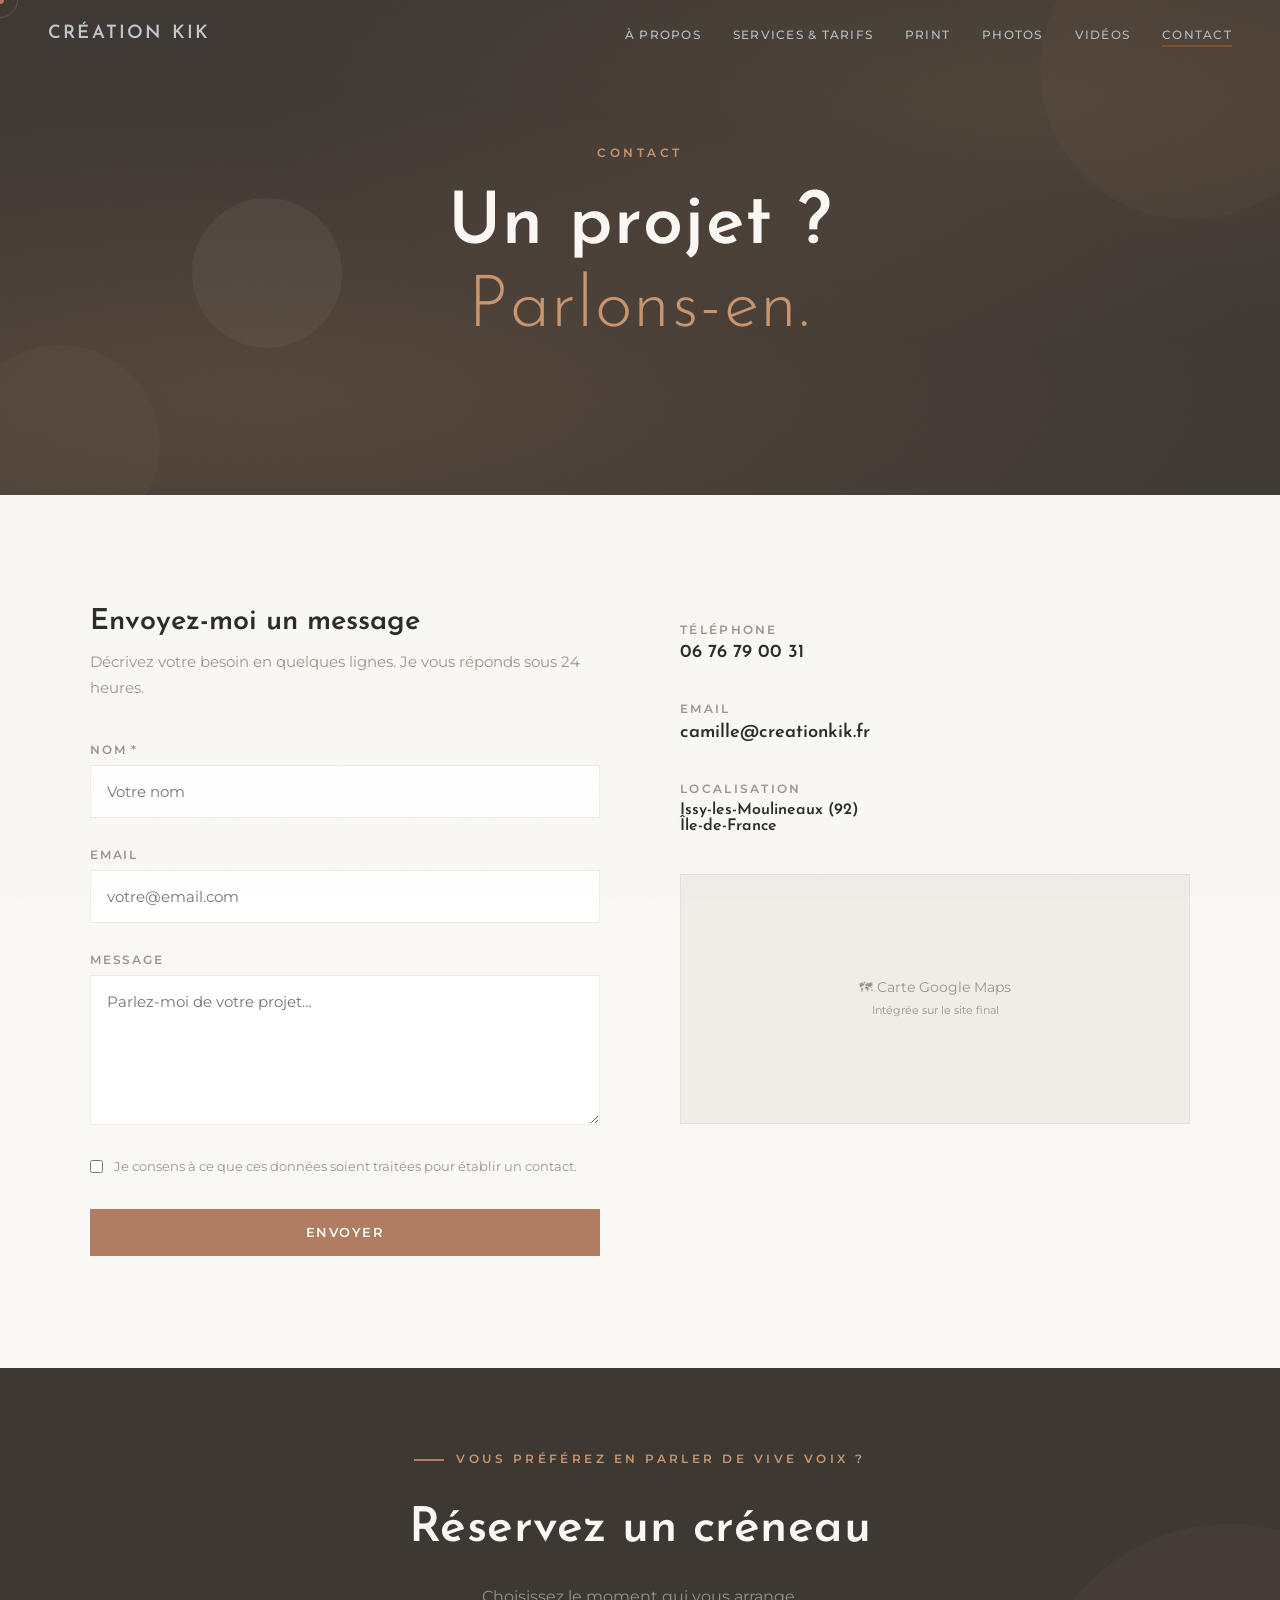
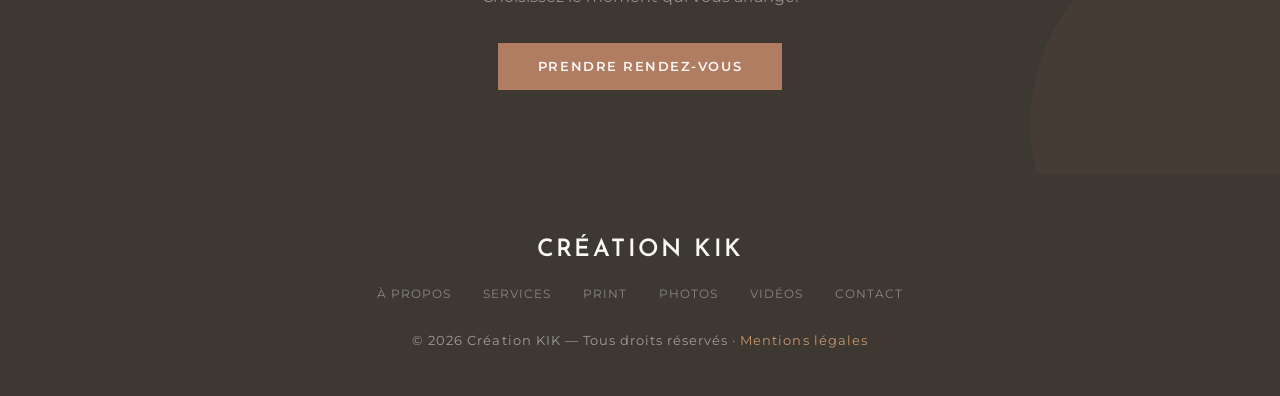
<file: contact.html>
<!DOCTYPE html>
<html lang="fr">
<head>
<meta charset="UTF-8"><meta name="viewport" content="width=device-width, initial-scale=1.0">
<title>Contact — CRÉATION KIK</title>
<link rel="stylesheet" href="styles.css">
<style>
.contact-layout{display:grid;grid-template-columns:1fr 1fr;gap:5rem;max-width:1100px;margin:0 auto}
.contact-form-block h2{font-family:var(--font-display);font-weight:600;font-size:1.8rem;margin-bottom:.8rem}
.contact-form-block>p{font-size:.95rem;line-height:1.75;color:var(--muted);margin-bottom:2.5rem}
.form-group{margin-bottom:1.8rem;position:relative}
.form-group label{display:block;font-size:.75rem;font-weight:600;letter-spacing:.15em;text-transform:uppercase;color:var(--muted);margin-bottom:.5rem;transition:color .3s}
.form-group input,.form-group textarea{width:100%;padding:1rem;border:1.5px solid var(--warm);background:var(--white);font-family:var(--font-body);font-size:.95rem;color:var(--ink);transition:border-color .4s var(--ease-out-expo),box-shadow .4s;outline:none;resize:vertical}
.form-group input:focus,.form-group textarea:focus{border-color:var(--accent);box-shadow:0 4px 20px rgba(176,125,98,.08)}
.form-group input:focus+label,.form-group textarea:focus+label{color:var(--accent)}
.form-group textarea{min-height:150px}
.form-consent{display:flex;gap:.7rem;align-items:flex-start;font-size:.82rem;color:var(--muted);line-height:1.5;margin-bottom:2rem}
.form-consent input[type="checkbox"]{margin-top:3px;accent-color:var(--accent);width:auto}
.btn-submit{width:100%;text-align:center}
.contact-info-block{padding-top:1rem}
.info-item{margin-bottom:2.5rem}
.info-label{font-size:.72rem;font-weight:600;letter-spacing:.2em;text-transform:uppercase;color:var(--muted);margin-bottom:.4rem}
.info-item a,.info-value{font-family:var(--font-display);font-weight:600;font-size:1.15rem;color:var(--ink);text-decoration:none;display:block}
.info-item a{position:relative}
.info-item a::after{content:'';position:absolute;bottom:-2px;left:0;width:100%;height:1.5px;background:var(--accent);transform:scaleX(0);transform-origin:right;transition:transform .5s var(--ease-out-expo)}
.info-item a:hover::after{transform:scaleX(1);transform-origin:left}
.map-placeholder{width:100%;height:250px;background:var(--warm);display:flex;align-items:center;justify-content:center;margin-top:1rem;border:1px solid rgba(0,0,0,.05);transition:background .3s}
.map-placeholder:hover{background:var(--cream)}
.map-placeholder span{font-size:.85rem;color:var(--muted);text-align:center;line-height:1.6}
.rdv-band{background:var(--dark);text-align:center;padding:5rem 2rem;position:relative;overflow:hidden}
.rdv-band::before{content:'';position:absolute;bottom:-150px;right:-150px;width:400px;height:400px;border-radius:50%;background:rgba(176,125,98,.06);animation:floatShape 25s ease-in-out infinite}
.rdv-band .section-title{color:var(--cream)}
.rdv-band p{color:rgba(255,255,255,.45);max-width:500px;margin:0 auto 2rem;line-height:1.75}
@media(max-width:768px){.contact-layout{grid-template-columns:1fr;gap:3rem}}
</style>
</head>
<body>
<div class="scroll-progress" id="scrollProgress"></div>
<div class="cursor-dot" id="cursor"></div><div class="cursor-ring" id="cursorRing"></div><div class="grain"></div>
<nav id="nav"><a href="index.html" class="logo magnetic">Création KIK</a><ul class="nav-links" id="navLinks"><li><a href="about.html">À propos</a></li><li><a href="services.html">Services & Tarifs</a></li><li><a href="portfolio-print.html">Print</a></li><li><a href="photos.html">Photos</a></li><li><a href="videos.html">Vidéos</a></li><li><a href="contact.html" class="active">Contact</a></li></ul><button class="menu-toggle" id="menuToggle" aria-label="Menu"><span></span><span></span><span></span></button></nav>

<section class="page-hero"><div class="hero-shape hero-shape-1"></div><div class="hero-shape hero-shape-2"></div><div class="hero-shape hero-shape-3"></div><div class="page-hero-content"><p class="page-hero-tag">Contact</p><h1>Un projet ?<br><em>Parlons-en.</em></h1></div></section>

<section><div class="contact-layout">
<div class="contact-form-block reveal-left">
  <h2>Envoyez-moi un message</h2>
  <p>Décrivez votre besoin en quelques lignes. Je vous réponds sous 24 heures.</p>
  <div class="form-group"><label for="name">Nom *</label><input type="text" id="name" name="name" required placeholder="Votre nom"></div>
  <div class="form-group"><label for="email">Email</label><input type="email" id="email" name="email" placeholder="votre@email.com"></div>
  <div class="form-group"><label for="message">Message</label><textarea id="message" name="message" placeholder="Parlez-moi de votre projet…"></textarea></div>
  <div class="form-consent"><input type="checkbox" id="consent" required><label for="consent">Je consens à ce que ces données soient traitées pour établir un contact.</label></div>
  <button type="submit" class="btn btn-primary btn-submit magnetic">Envoyer</button>
</div>
<div class="contact-info-block reveal-right">
  <div class="info-item"><p class="info-label">Téléphone</p><a href="tel:+33676790031">06 76 79 00 31</a></div>
  <div class="info-item"><p class="info-label">Email</p><a href="mailto:camille@creationkik.fr">camille@creationkik.fr</a></div>
  <div class="info-item"><p class="info-label">Localisation</p><p class="info-value" style="font-size:1rem">Issy-les-Moulineaux (92)<br>Île-de-France</p></div>
  <div class="map-placeholder"><span>🗺 Carte Google Maps<br><small>Intégrée sur le site final</small></span></div>
</div>
</div></section>

<div class="rdv-band reveal"><p class="section-label" style="color:var(--accent-light)">Vous préférez en parler de vive voix ?</p><h2 class="section-title">Réservez un créneau</h2><p>Choisissez le moment qui vous arrange.</p><a href="https://www.creationkik.fr/book-appointment/" class="btn btn-primary magnetic">Prendre rendez-vous</a></div>

<footer><div class="footer-inner"><span class="footer-logo">Création KIK</span><div class="footer-links"><a href="about.html">À propos</a><a href="services.html">Services</a><a href="portfolio-print.html">Print</a><a href="photos.html">Photos</a><a href="videos.html">Vidéos</a><a href="contact.html">Contact</a></div><p class="footer-copy">© 2026 Création KIK — Tous droits réservés · <a href="https://www.creationkik.fr/mentions-legales/">Mentions légales</a></p></div></footer>
<script src="main.js"></script>
</body></html>
</file>
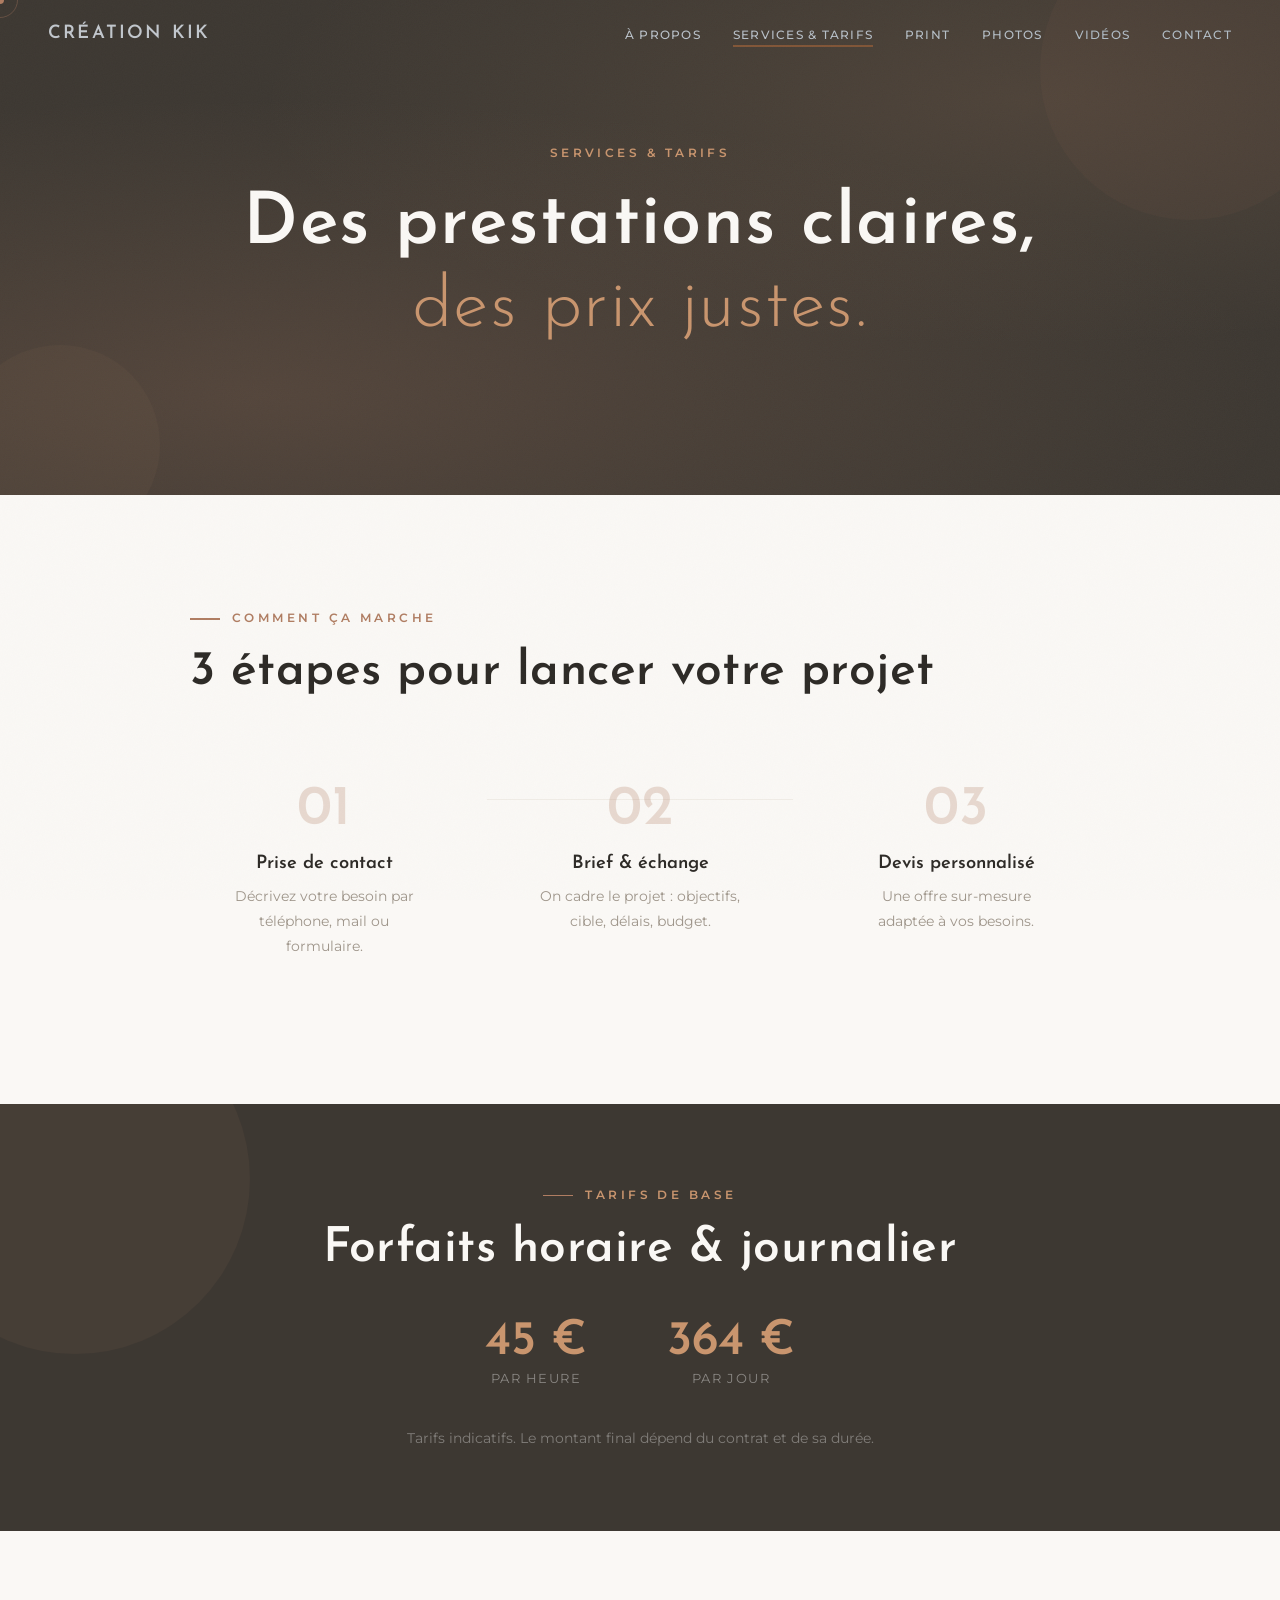
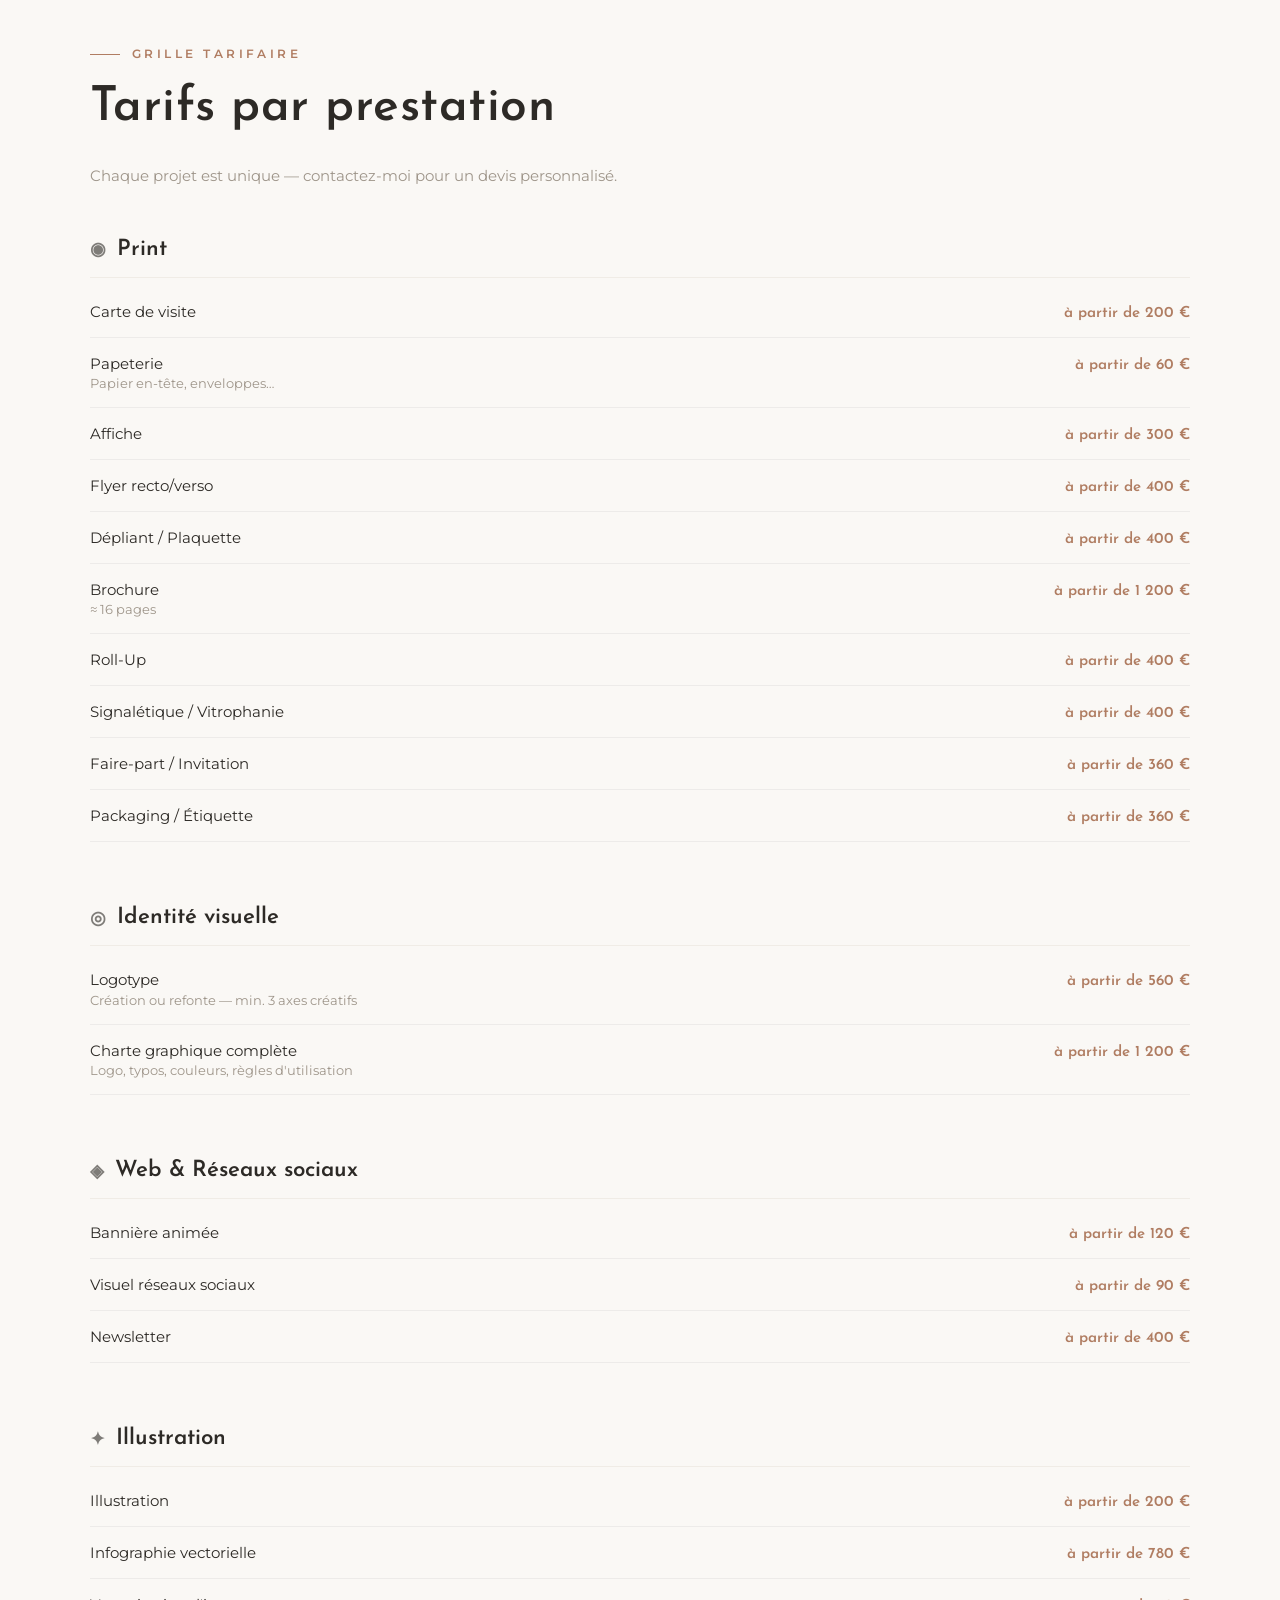
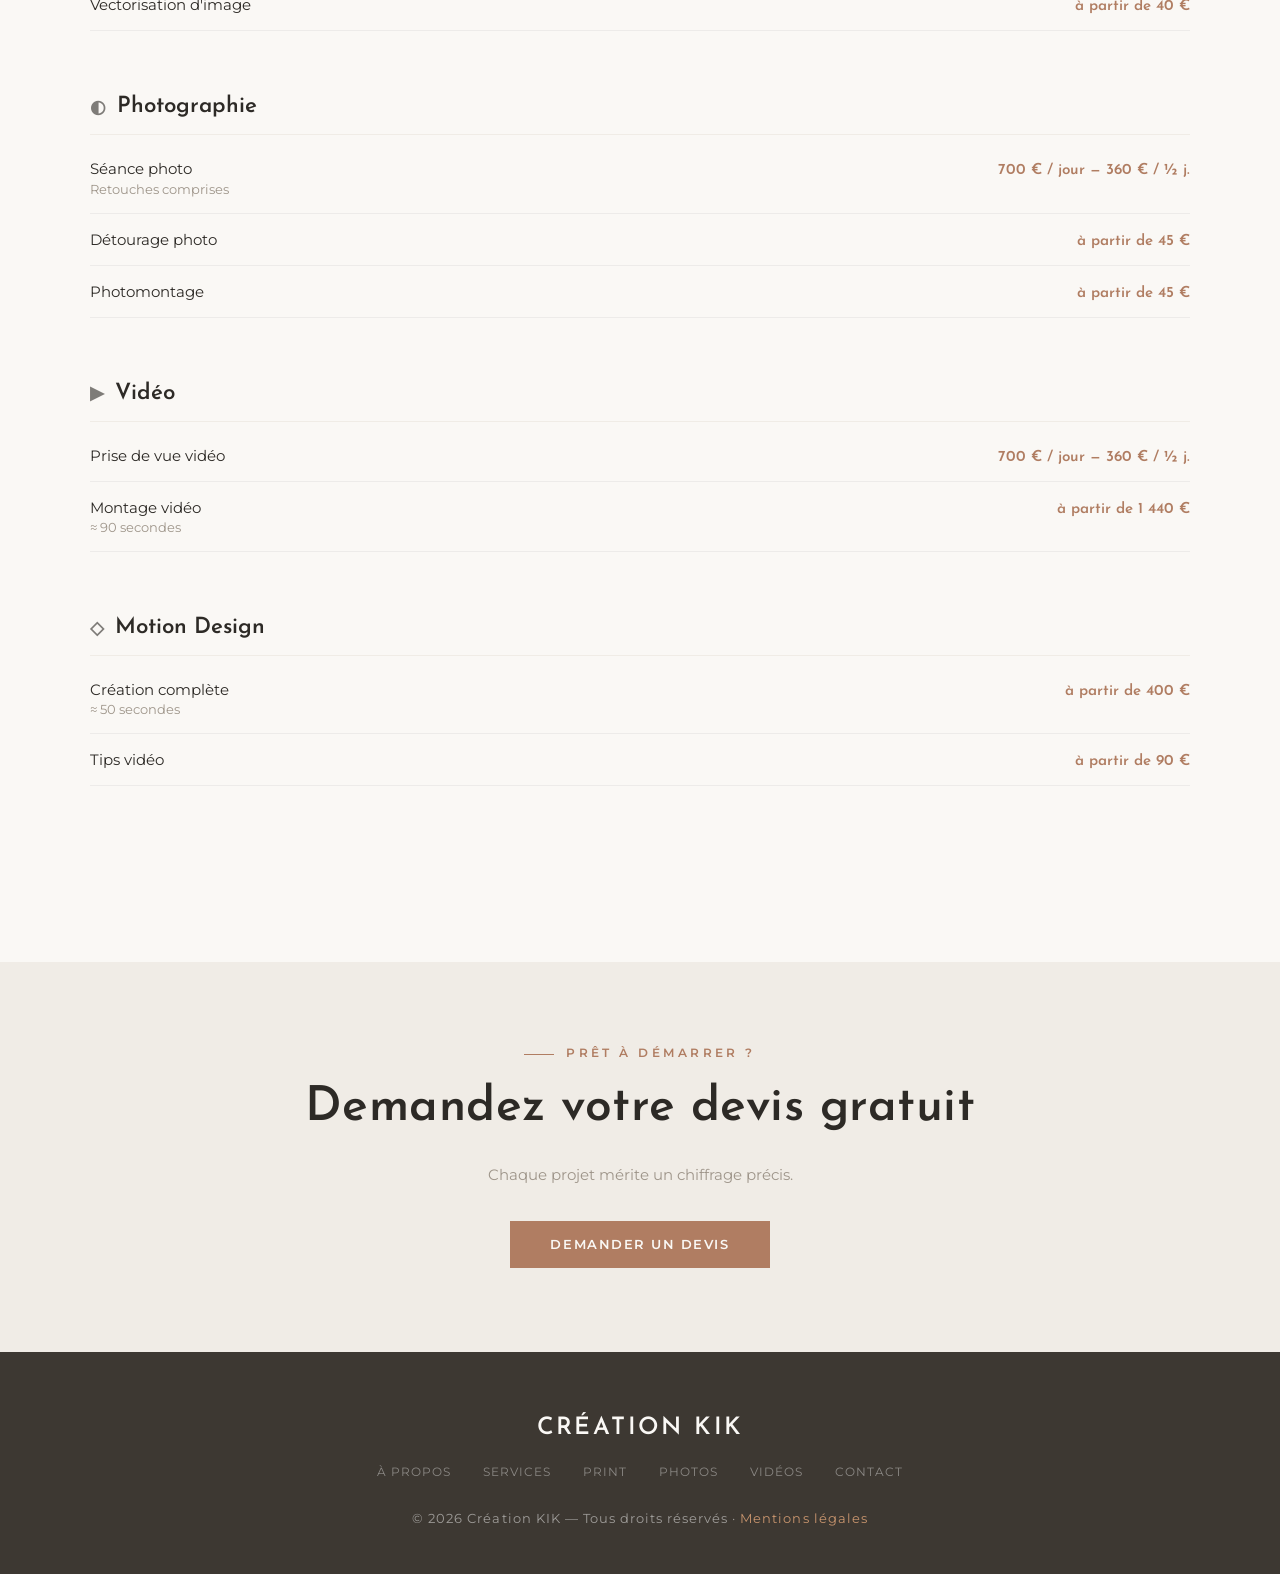
<file: services.html>
<!DOCTYPE html>
<html lang="fr">
<head>
<meta charset="UTF-8"><meta name="viewport" content="width=device-width, initial-scale=1.0">
<title>Services & Tarifs — CRÉATION KIK</title>
<link rel="stylesheet" href="styles.css">
<style>
.process-section{max-width:900px;margin:0 auto}
.process-steps{display:grid;grid-template-columns:repeat(3,1fr);gap:3rem;margin-top:3rem}
.process-step{text-align:center;padding:2rem;transition:transform .5s var(--ease-out-expo)}
.process-step:hover{transform:translateY(-6px)}
.step-number{font-family:var(--font-display);font-weight:600;font-size:3.5rem;color:var(--accent);opacity:.25;margin-bottom:1rem;transition:opacity .5s}
.process-step:hover .step-number{opacity:.5}
.process-step h3{font-family:var(--font-display);font-weight:600;font-size:1.15rem;margin-bottom:.7rem}
.process-step p{font-size:.9rem;line-height:1.75;color:var(--muted)}
/* Connector lines */
.process-steps::before{content:'';position:absolute;top:50%;left:33%;right:33%;height:1px;background:var(--warm)}

.rate-banner{background:var(--dark);color:var(--cream);text-align:center;padding:5rem 2rem;position:relative;overflow:hidden}
.rate-banner::before{content:'';position:absolute;top:-100px;left:-100px;width:350px;height:350px;border-radius:50%;background:rgba(176,125,98,.08);animation:floatShape 20s ease-in-out infinite}
.rate-grid{display:flex;gap:5rem;justify-content:center;flex-wrap:wrap;margin-top:2.5rem}
.rate-item{text-align:center}
.rate-value{font-family:var(--font-display);font-weight:600;font-size:3rem;color:var(--accent-light)}
.rate-label{font-size:.8rem;color:rgba(255,255,255,.4);margin-top:.3rem;letter-spacing:.12em;text-transform:uppercase}
.rate-note{font-size:.88rem;color:rgba(255,255,255,.35);margin-top:2.5rem;max-width:550px;margin-left:auto;margin-right:auto;line-height:1.75}

.pricing-section{max-width:1100px;margin:0 auto}
.pricing-category{margin-bottom:4rem}
.pricing-category h3{font-family:var(--font-display);font-weight:600;font-size:1.4rem;margin-bottom:.5rem;padding-bottom:1rem;border-bottom:1.5px solid var(--warm);display:flex;align-items:center;gap:.7rem}
.cat-icon{font-size:1.1rem;opacity:.6}
.pricing-list{list-style:none}
.pricing-list li{display:flex;justify-content:space-between;align-items:baseline;padding:1rem 0;border-bottom:1px solid rgba(0,0,0,.05);transition:all .4s var(--ease-out-expo)}
.pricing-list li:hover{background:rgba(176,125,98,.04);padding-left:.8rem;padding-right:.8rem}
.item-name{font-size:.95rem;color:var(--ink)}
.item-detail{font-size:.82rem;color:var(--muted);display:block;margin-top:.15rem}
.item-price{font-family:var(--font-display);font-weight:600;font-size:.95rem;color:var(--accent);white-space:nowrap}

.pricing-cta{text-align:center;background:var(--warm);padding:5rem 2rem}
.pricing-cta .section-text{margin:0 auto 2rem}

@media(max-width:768px){.process-steps{grid-template-columns:1fr;gap:2rem}}
</style>
</head>
<body>
<div class="scroll-progress" id="scrollProgress"></div>
<div class="cursor-dot" id="cursor"></div><div class="cursor-ring" id="cursorRing"></div><div class="grain"></div>
<nav id="nav"><a href="index.html" class="logo magnetic">Création KIK</a><ul class="nav-links" id="navLinks"><li><a href="about.html">À propos</a></li><li><a href="services.html" class="active">Services & Tarifs</a></li><li><a href="portfolio-print.html">Print</a></li><li><a href="photos.html">Photos</a></li><li><a href="videos.html">Vidéos</a></li><li><a href="contact.html">Contact</a></li></ul><button class="menu-toggle" id="menuToggle" aria-label="Menu"><span></span><span></span><span></span></button></nav>

<section class="page-hero"><div class="hero-shape hero-shape-1"></div><div class="hero-shape hero-shape-2"></div><div class="page-hero-content"><p class="page-hero-tag">Services & Tarifs</p><h1>Des prestations claires,<br><em>des prix justes.</em></h1></div></section>

<section><div class="process-section reveal">
  <p class="section-label">Comment ça marche</p><h2 class="section-title">3 étapes pour lancer votre projet</h2>
  <div class="process-steps stagger">
    <div class="process-step tilt reveal"><div class="step-number">01</div><h3>Prise de contact</h3><p>Décrivez votre besoin par téléphone, mail ou formulaire.</p></div>
    <div class="process-step tilt reveal"><div class="step-number">02</div><h3>Brief & échange</h3><p>On cadre le projet : objectifs, cible, délais, budget.</p></div>
    <div class="process-step tilt reveal"><div class="step-number">03</div><h3>Devis personnalisé</h3><p>Une offre sur-mesure adaptée à vos besoins.</p></div>
  </div>
</div></section>

<section class="rate-banner"><div class="reveal">
  <p class="section-label" style="color:var(--accent-light)">Tarifs de base</p>
  <h2 class="section-title" style="color:var(--cream)">Forfaits horaire & journalier</h2>
  <div class="rate-grid">
    <div class="rate-item"><div class="rate-value"><span data-count="50" data-suffix=" €">0 €</span></div><div class="rate-label">Par heure</div></div>
    <div class="rate-item"><div class="rate-value"><span data-count="400" data-suffix=" €">0 €</span></div><div class="rate-label">Par jour</div></div>
  </div>
  <p class="rate-note">Tarifs indicatifs. Le montant final dépend du contrat et de sa durée.</p>
</div></section>

<section><div class="pricing-section">
<div class="reveal"><p class="section-label">Grille tarifaire</p><h2 class="section-title">Tarifs par prestation</h2><p class="section-text" style="margin-bottom:3rem">Chaque projet est unique — contactez-moi pour un devis personnalisé.</p></div>

<div class="pricing-category reveal-rotate"><h3><span class="cat-icon">◉</span> Print</h3><ul class="pricing-list">
<li><div><span class="item-name">Carte de visite</span></div><span class="item-price">à partir de 200 €</span></li>
<li><div><span class="item-name">Papeterie</span><span class="item-detail">Papier en-tête, enveloppes…</span></div><span class="item-price">à partir de 60 €</span></li>
<li><div><span class="item-name">Affiche</span></div><span class="item-price">à partir de 300 €</span></li>
<li><div><span class="item-name">Flyer recto/verso</span></div><span class="item-price">à partir de 400 €</span></li>
<li><div><span class="item-name">Dépliant / Plaquette</span></div><span class="item-price">à partir de 400 €</span></li>
<li><div><span class="item-name">Brochure</span><span class="item-detail">≈ 16 pages</span></div><span class="item-price">à partir de 1 200 €</span></li>
<li><div><span class="item-name">Roll-Up</span></div><span class="item-price">à partir de 400 €</span></li>
<li><div><span class="item-name">Signalétique / Vitrophanie</span></div><span class="item-price">à partir de 400 €</span></li>
<li><div><span class="item-name">Faire-part / Invitation</span></div><span class="item-price">à partir de 360 €</span></li>
<li><div><span class="item-name">Packaging / Étiquette</span></div><span class="item-price">à partir de 360 €</span></li>
</ul></div>

<div class="pricing-category reveal-rotate"><h3><span class="cat-icon">◎</span> Identité visuelle</h3><ul class="pricing-list">
<li><div><span class="item-name">Logotype</span><span class="item-detail">Création ou refonte — min. 3 axes créatifs</span></div><span class="item-price">à partir de 560 €</span></li>
<li><div><span class="item-name">Charte graphique complète</span><span class="item-detail">Logo, typos, couleurs, règles d'utilisation</span></div><span class="item-price">à partir de 1 200 €</span></li>
</ul></div>

<div class="pricing-category reveal-rotate"><h3><span class="cat-icon">◈</span> Web & Réseaux sociaux</h3><ul class="pricing-list">
<li><div><span class="item-name">Bannière animée</span></div><span class="item-price">à partir de 120 €</span></li>
<li><div><span class="item-name">Visuel réseaux sociaux</span></div><span class="item-price">à partir de 90 €</span></li>
<li><div><span class="item-name">Newsletter</span></div><span class="item-price">à partir de 400 €</span></li>
</ul></div>

<div class="pricing-category reveal-rotate"><h3><span class="cat-icon">✦</span> Illustration</h3><ul class="pricing-list">
<li><div><span class="item-name">Illustration</span></div><span class="item-price">à partir de 200 €</span></li>
<li><div><span class="item-name">Infographie vectorielle</span></div><span class="item-price">à partir de 780 €</span></li>
<li><div><span class="item-name">Vectorisation d'image</span></div><span class="item-price">à partir de 40 €</span></li>
</ul></div>

<div class="pricing-category reveal-rotate"><h3><span class="cat-icon">◐</span> Photographie</h3><ul class="pricing-list">
<li><div><span class="item-name">Séance photo</span><span class="item-detail">Retouches comprises</span></div><span class="item-price">700 € / jour — 360 € / ½ j.</span></li>
<li><div><span class="item-name">Détourage photo</span></div><span class="item-price">à partir de 45 €</span></li>
<li><div><span class="item-name">Photomontage</span></div><span class="item-price">à partir de 45 €</span></li>
</ul></div>

<div class="pricing-category reveal-rotate"><h3><span class="cat-icon">▶</span> Vidéo</h3><ul class="pricing-list">
<li><div><span class="item-name">Prise de vue vidéo</span></div><span class="item-price">700 € / jour — 360 € / ½ j.</span></li>
<li><div><span class="item-name">Montage vidéo</span><span class="item-detail">≈ 90 secondes</span></div><span class="item-price">à partir de 1 440 €</span></li>
</ul></div>

<div class="pricing-category reveal-rotate"><h3><span class="cat-icon">◇</span> Motion Design</h3><ul class="pricing-list">
<li><div><span class="item-name">Création complète</span><span class="item-detail">≈ 50 secondes</span></div><span class="item-price">à partir de 400 €</span></li>
<li><div><span class="item-name">Tips vidéo</span></div><span class="item-price">à partir de 90 €</span></li>
</ul></div>
</div></section>

<div class="pricing-cta"><div class="reveal"><p class="section-label">Prêt à démarrer ?</p><h2 class="section-title">Demandez votre devis gratuit</h2><p class="section-text">Chaque projet mérite un chiffrage précis.</p><a href="contact.html" class="btn btn-primary magnetic">Demander un devis</a></div></div>

<footer><div class="footer-inner"><span class="footer-logo">Création KIK</span><div class="footer-links"><a href="about.html">À propos</a><a href="services.html">Services</a><a href="portfolio-print.html">Print</a><a href="photos.html">Photos</a><a href="videos.html">Vidéos</a><a href="contact.html">Contact</a></div><p class="footer-copy">© 2026 Création KIK — Tous droits réservés · <a href="https://www.creationkik.fr/mentions-legales/">Mentions légales</a></p></div></footer>
<script src="main.js"></script>
</body></html>
</file>
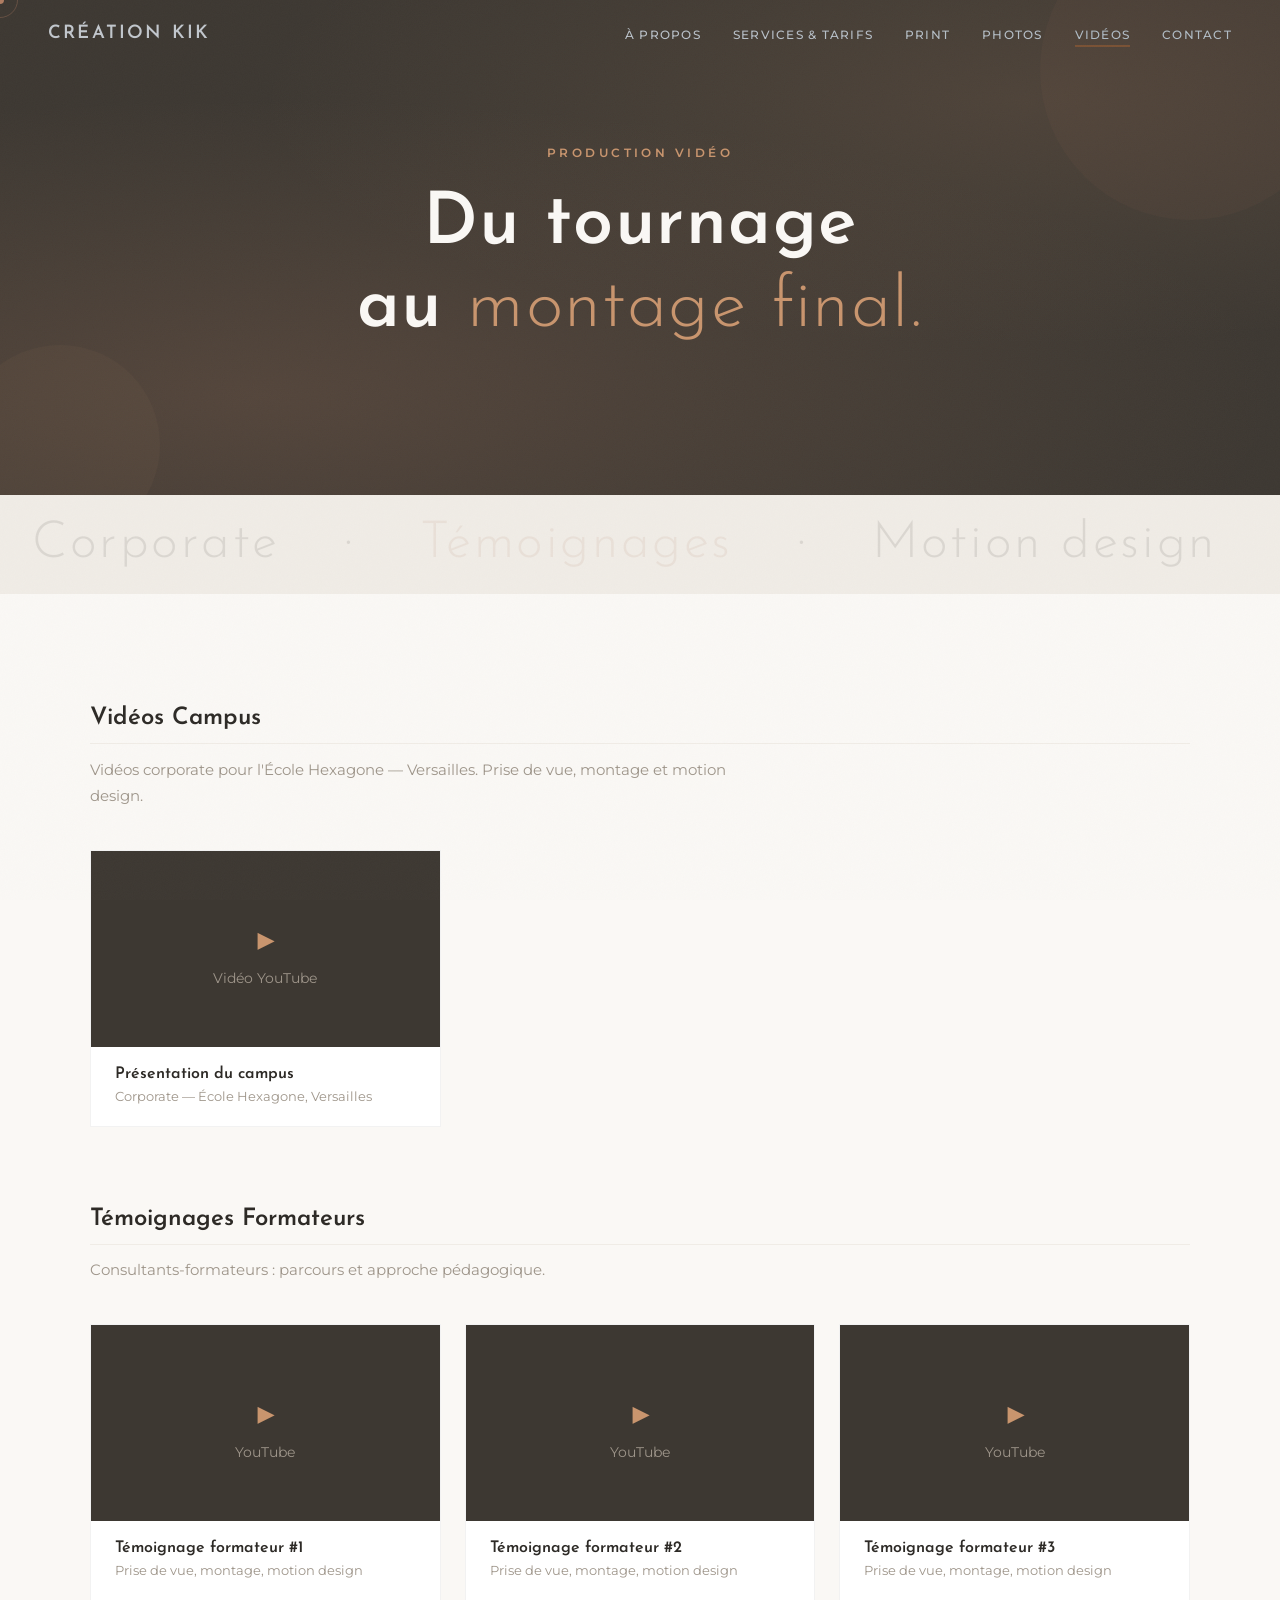
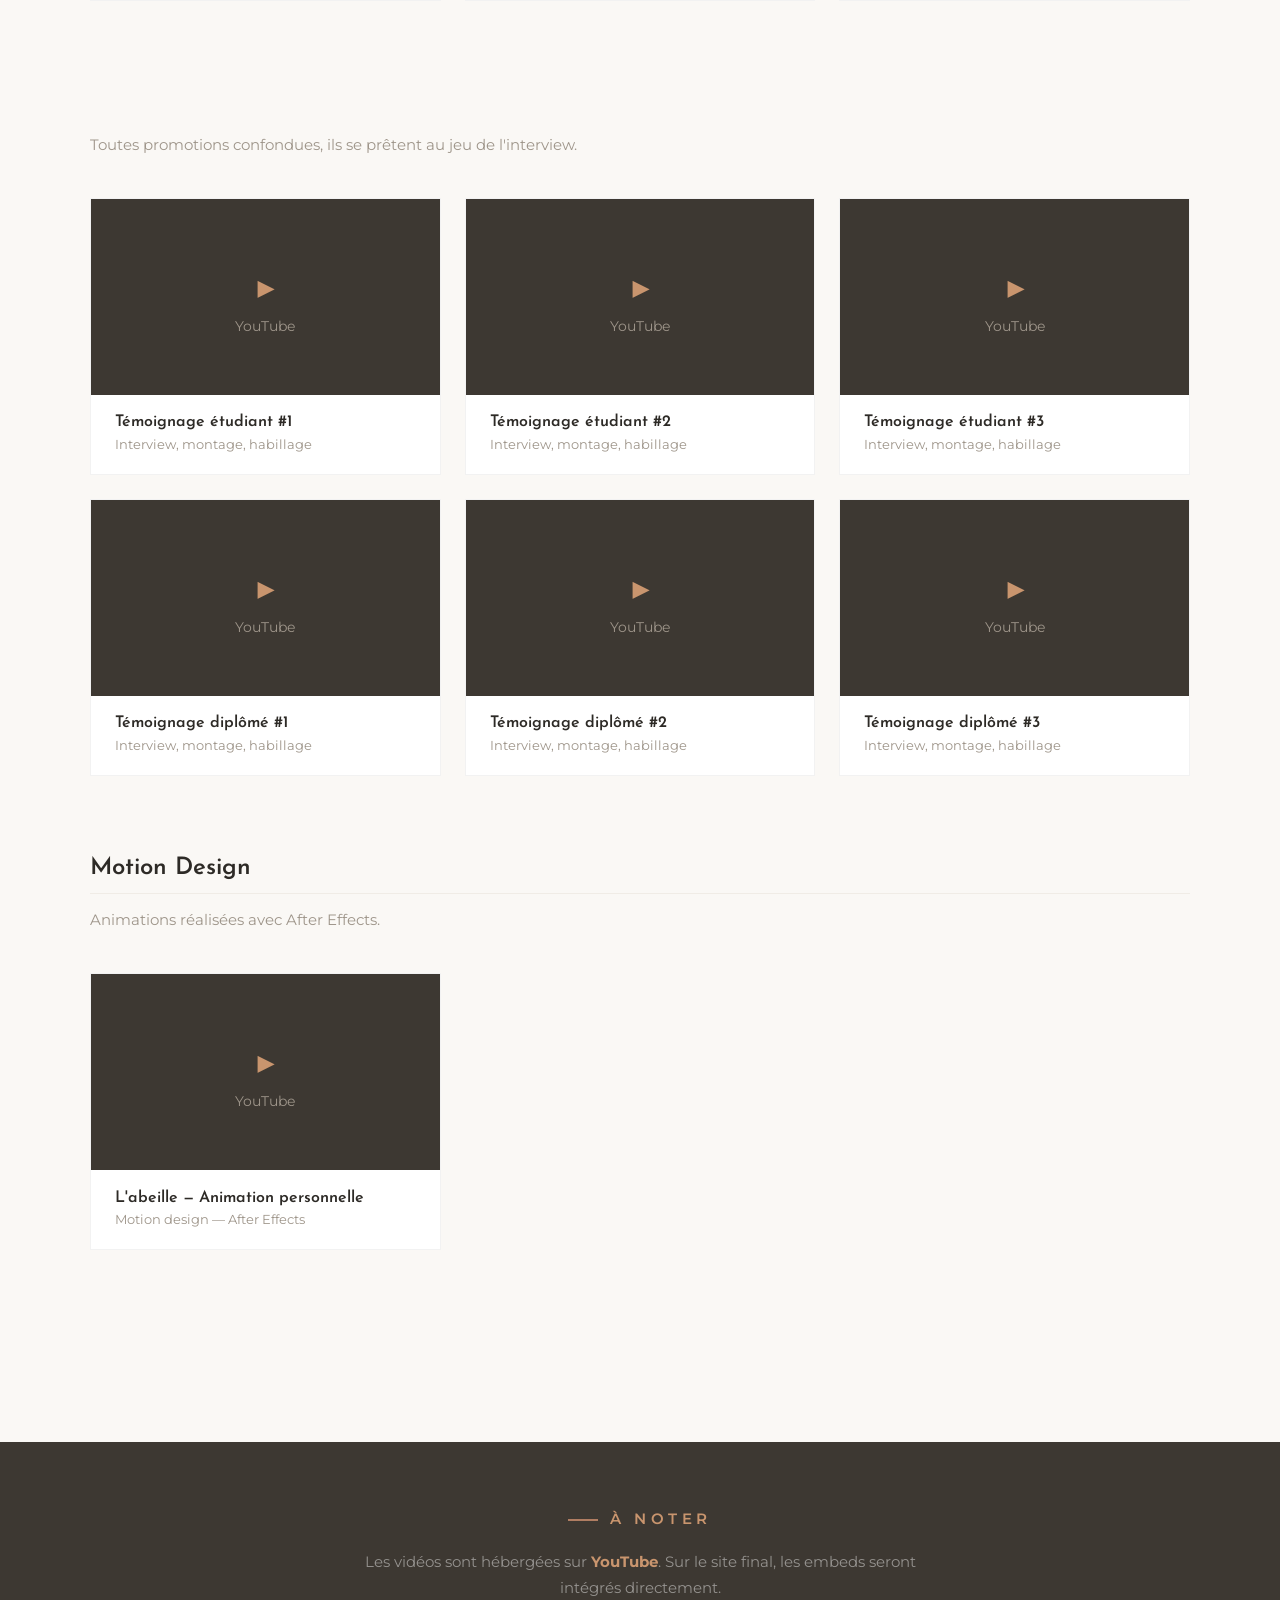
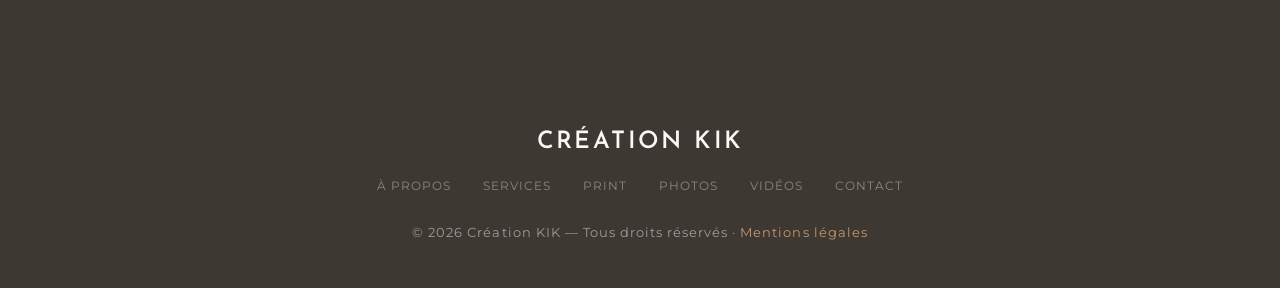
<file: videos.html>
<!DOCTYPE html>
<html lang="fr">
<head>
<meta charset="UTF-8"><meta name="viewport" content="width=device-width, initial-scale=1.0">
<title>Vidéos — CRÉATION KIK</title>
<link rel="stylesheet" href="styles.css">
<style>
.video-section{max-width:1100px;margin:0 auto}
.video-section h3{font-family:var(--font-display);font-weight:600;font-size:1.5rem;margin-bottom:.8rem;padding-bottom:.8rem;border-bottom:1.5px solid var(--warm)}
.video-desc{font-size:.95rem;line-height:1.75;color:var(--muted);max-width:650px;margin-bottom:2.5rem}
.video-grid{display:grid;grid-template-columns:repeat(auto-fill,minmax(340px,1fr));gap:1.5rem;margin-bottom:5rem}
.video-card{background:var(--white);overflow:hidden;border:1px solid rgba(0,0,0,.05);transition:transform .5s var(--ease-out-expo),box-shadow .5s var(--ease-out-expo)}
.video-card:hover{transform:translateY(-6px);box-shadow:0 20px 60px rgba(0,0,0,.07)}
.video-placeholder{position:relative;padding-bottom:56.25%;height:0;background:var(--dark);display:flex;align-items:center;justify-content:center}
.play-notice{position:absolute;top:50%;left:50%;transform:translate(-50%,-50%);color:var(--muted);font-size:.85rem;text-align:center}
.play-icon{font-size:2.5rem;display:block;margin-bottom:.5rem;color:var(--accent-light);transition:transform .4s var(--ease-elastic)}
.video-card:hover .play-icon{transform:scale(1.3)}
.video-card-info{padding:1.2rem 1.5rem}
.video-card-info h4{font-family:var(--font-display);font-weight:600;font-size:1rem;margin-bottom:.3rem}
.video-card-info p{font-size:.82rem;color:var(--muted);line-height:1.5}
.video-note{background:var(--dark);color:var(--cream);padding:4rem 3rem;text-align:center}
.video-note p{max-width:600px;margin:0 auto;font-size:.95rem;line-height:1.75;color:rgba(255,255,255,.45)}
.video-note strong{color:var(--accent-light)}
@media(max-width:768px){.video-grid{grid-template-columns:1fr}}
</style>
</head>
<body>
<div class="scroll-progress" id="scrollProgress"></div>
<div class="cursor-dot" id="cursor"></div><div class="cursor-ring" id="cursorRing"></div><div class="grain"></div>
<nav id="nav"><a href="index.html" class="logo magnetic">Création KIK</a><ul class="nav-links" id="navLinks"><li><a href="about.html">À propos</a></li><li><a href="services.html">Services & Tarifs</a></li><li><a href="portfolio-print.html">Print</a></li><li><a href="photos.html">Photos</a></li><li><a href="videos.html" class="active">Vidéos</a></li><li><a href="contact.html">Contact</a></li></ul><button class="menu-toggle" id="menuToggle" aria-label="Menu"><span></span><span></span><span></span></button></nav>

<section class="page-hero"><div class="hero-shape hero-shape-1"></div><div class="hero-shape hero-shape-2"></div><div class="page-hero-content"><p class="page-hero-tag">Production vidéo</p><h1>Du tournage<br>au <em>montage final.</em></h1></div></section>

<div class="scroll-text-band"><div class="scroll-text-track"><span>Corporate</span><span>·</span><span><em>Témoignages</em></span><span>·</span><span>Motion design</span><span>·</span><span><em>After Effects</em></span><span>·</span><span>Interviews</span><span>·</span><span>Corporate</span><span>·</span><span><em>Témoignages</em></span><span>·</span><span>Motion design</span><span>·</span><span><em>After Effects</em></span><span>·</span><span>Interviews</span><span>·</span></div></div>

<section><div class="video-section">
<h3 class="reveal">Vidéos Campus</h3>
<p class="video-desc reveal">Vidéos corporate pour l'École Hexagone — Versailles. Prise de vue, montage et motion design.</p>
<div class="video-grid"><div class="video-card tilt reveal"><div class="video-placeholder"><div class="play-notice"><span class="play-icon">▶</span>Vidéo YouTube</div></div><div class="video-card-info"><h4>Présentation du campus</h4><p>Corporate — École Hexagone, Versailles</p></div></div></div>

<h3 class="reveal">Témoignages Formateurs</h3>
<p class="video-desc reveal">Consultants-formateurs : parcours et approche pédagogique.</p>
<div class="video-grid stagger">
<div class="video-card tilt reveal"><div class="video-placeholder"><div class="play-notice"><span class="play-icon">▶</span>YouTube</div></div><div class="video-card-info"><h4>Témoignage formateur #1</h4><p>Prise de vue, montage, motion design</p></div></div>
<div class="video-card tilt reveal"><div class="video-placeholder"><div class="play-notice"><span class="play-icon">▶</span>YouTube</div></div><div class="video-card-info"><h4>Témoignage formateur #2</h4><p>Prise de vue, montage, motion design</p></div></div>
<div class="video-card tilt reveal"><div class="video-placeholder"><div class="play-notice"><span class="play-icon">▶</span>YouTube</div></div><div class="video-card-info"><h4>Témoignage formateur #3</h4><p>Prise de vue, montage, motion design</p></div></div>
</div>

<h3 class="reveal">Témoignages Étudiants & Diplômés</h3>
<p class="video-desc reveal">Toutes promotions confondues, ils se prêtent au jeu de l'interview.</p>
<div class="video-grid stagger">
<div class="video-card tilt reveal"><div class="video-placeholder"><div class="play-notice"><span class="play-icon">▶</span>YouTube</div></div><div class="video-card-info"><h4>Témoignage étudiant #1</h4><p>Interview, montage, habillage</p></div></div>
<div class="video-card tilt reveal"><div class="video-placeholder"><div class="play-notice"><span class="play-icon">▶</span>YouTube</div></div><div class="video-card-info"><h4>Témoignage étudiant #2</h4><p>Interview, montage, habillage</p></div></div>
<div class="video-card tilt reveal"><div class="video-placeholder"><div class="play-notice"><span class="play-icon">▶</span>YouTube</div></div><div class="video-card-info"><h4>Témoignage étudiant #3</h4><p>Interview, montage, habillage</p></div></div>
<div class="video-card tilt reveal"><div class="video-placeholder"><div class="play-notice"><span class="play-icon">▶</span>YouTube</div></div><div class="video-card-info"><h4>Témoignage diplômé #1</h4><p>Interview, montage, habillage</p></div></div>
<div class="video-card tilt reveal"><div class="video-placeholder"><div class="play-notice"><span class="play-icon">▶</span>YouTube</div></div><div class="video-card-info"><h4>Témoignage diplômé #2</h4><p>Interview, montage, habillage</p></div></div>
<div class="video-card tilt reveal"><div class="video-placeholder"><div class="play-notice"><span class="play-icon">▶</span>YouTube</div></div><div class="video-card-info"><h4>Témoignage diplômé #3</h4><p>Interview, montage, habillage</p></div></div>
</div>

<h3 class="reveal">Motion Design</h3>
<p class="video-desc reveal">Animations réalisées avec After Effects.</p>
<div class="video-grid"><div class="video-card tilt reveal"><div class="video-placeholder"><div class="play-notice"><span class="play-icon">▶</span>YouTube</div></div><div class="video-card-info"><h4>L'abeille — Animation personnelle</h4><p>Motion design — After Effects</p></div></div></div>
</div></section>

<div class="video-note reveal"><p class="section-label" style="color:var(--accent-light)">À noter</p><p style="margin-top:1rem">Les vidéos sont hébergées sur <strong>YouTube</strong>. Sur le site final, les embeds seront intégrés directement.</p></div>

<footer><div class="footer-inner"><span class="footer-logo">Création KIK</span><div class="footer-links"><a href="about.html">À propos</a><a href="services.html">Services</a><a href="portfolio-print.html">Print</a><a href="photos.html">Photos</a><a href="videos.html">Vidéos</a><a href="contact.html">Contact</a></div><p class="footer-copy">© 2026 Création KIK — Tous droits réservés · <a href="https://www.creationkik.fr/mentions-legales/">Mentions légales</a></p></div></footer>
<script src="main.js"></script>
</body></html>
</file>
<file: styles.css>
@import url('https://fonts.googleapis.com/css2?family=Josefin+Sans:ital,wght@0,300;0,400;0,500;0,600;0,700;1,300;1,400&family=Montserrat:ital,wght@0,300;0,400;0,500;0,600;0,700;1,400&display=swap');

:root {
  --ink: #2d2a26;
  --cream: #faf8f5;
  --warm: #f0ece6;
  --accent: #b07d62;
  --accent-light: #c9956e;
  --muted: #9e958a;
  --white: #ffffff;
  --dark: #3d3832;
  --font-display: 'Josefin Sans', sans-serif;
  --font-body: 'Montserrat', sans-serif;
  --ease-out-expo: cubic-bezier(0.16, 1, 0.3, 1);
  --ease-elastic: cubic-bezier(0.68, -0.55, 0.265, 1.55);
}

*{margin:0;padding:0;box-sizing:border-box}
html{scroll-behavior:smooth;overflow-x:hidden}
body{font-family:var(--font-body);background:var(--cream);color:var(--ink);overflow-x:hidden;-webkit-font-smoothing:antialiased}

/* GRAIN */
.grain{position:fixed;inset:0;pointer-events:none;z-index:9998;opacity:.025;background-image:url("data:image/svg+xml,%3Csvg viewBox='0 0 256 256' xmlns='http://www.w3.org/2000/svg'%3E%3Cfilter id='n'%3E%3CfeTurbulence type='fractalNoise' baseFrequency='.9' numOctaves='4' stitchTiles='stitch'/%3E%3C/filter%3E%3Crect width='100%25' height='100%25' filter='url(%23n)'/%3E%3C/svg%3E");background-repeat:repeat;background-size:256px}

/* CURSOR */
.cursor-dot{width:8px;height:8px;background:var(--accent);border-radius:50%;position:fixed;pointer-events:none;z-index:9999;transition:transform .2s var(--ease-elastic);display:none}
.cursor-ring{width:36px;height:36px;border:1.5px solid var(--accent);border-radius:50%;position:fixed;pointer-events:none;z-index:9999;transition:width .4s var(--ease-out-expo),height .4s var(--ease-out-expo),opacity .3s;display:none;opacity:.35}
.cursor-ring.hover{width:60px;height:60px;opacity:.15}
@media(pointer:fine){.cursor-dot,.cursor-ring{display:block}}

/* NAV */
nav{position:fixed;top:0;left:0;right:0;z-index:100;padding:1.5rem 3rem;display:flex;justify-content:space-between;align-items:center;mix-blend-mode:difference;transition:padding .5s var(--ease-out-expo),background .5s var(--ease-out-expo),mix-blend-mode 0s}
nav.scrolled{padding:1rem 3rem;mix-blend-mode:normal;background:rgba(61,56,50,.92);backdrop-filter:blur(16px);-webkit-backdrop-filter:blur(16px);box-shadow:0 2px 30px rgba(0,0,0,.08)}
nav .logo{font-family:var(--font-display);font-weight:600;font-size:1.15rem;letter-spacing:.12em;color:var(--white);text-decoration:none;text-transform:uppercase}
nav .nav-links{display:flex;gap:2rem;list-style:none}
nav .nav-links a{color:var(--white);text-decoration:none;font-family:var(--font-body);font-size:.78rem;font-weight:500;letter-spacing:.1em;text-transform:uppercase;position:relative;padding:.3rem 0}
nav .nav-links a::after{content:'';position:absolute;bottom:0;left:0;width:0;height:1.5px;background:var(--accent-light);transition:width .4s var(--ease-out-expo)}
nav .nav-links a:hover::after,nav .nav-links a.active::after{width:100%}
.menu-toggle{display:none;flex-direction:column;gap:5px;background:none;border:none;cursor:pointer;z-index:101}
.menu-toggle span{width:24px;height:2px;background:var(--white);transition:.4s var(--ease-out-expo);transform-origin:center}
.menu-toggle.open span:nth-child(1){transform:rotate(45deg) translate(5px,5px)}
.menu-toggle.open span:nth-child(2){opacity:0}
.menu-toggle.open span:nth-child(3){transform:rotate(-45deg) translate(5px,-5px)}
@media(max-width:768px){
  nav{padding:1.2rem 1.5rem}
  .menu-toggle{display:flex}
  nav .nav-links{position:fixed;top:0;right:-100%;width:75vw;height:100vh;background:var(--dark);flex-direction:column;justify-content:center;align-items:center;gap:2.5rem;transition:right .6s var(--ease-out-expo);mix-blend-mode:normal}
  nav .nav-links.open{right:0}
  nav .nav-links a{font-size:1rem;color:var(--cream);letter-spacing:.15em}
}

/* PAGE HERO */
.page-hero{height:55vh;min-height:380px;display:flex;flex-direction:column;justify-content:center;align-items:center;text-align:center;position:relative;background:var(--dark);overflow:hidden}
.page-hero::before{content:'';position:absolute;inset:0;background:radial-gradient(ellipse 80% 60% at 20% 80%,rgba(176,125,98,.2),transparent),radial-gradient(ellipse 60% 50% at 80% 20%,rgba(201,149,110,.12),transparent);z-index:1}
.page-hero-content{position:relative;z-index:2;padding:0 2rem}
.page-hero-tag{font-family:var(--font-body);font-size:.72rem;font-weight:600;letter-spacing:.3em;text-transform:uppercase;color:var(--accent-light);margin-bottom:1.5rem;opacity:0;transform:translateY(20px);animation:fadeUp .8s .2s var(--ease-out-expo) forwards}
.page-hero h1{font-family:var(--font-display);font-weight:600;font-size:clamp(2.2rem,6vw,4.5rem);line-height:1.15;color:var(--cream);letter-spacing:.02em;opacity:0;transform:translateY(30px);animation:fadeUp .8s .4s var(--ease-out-expo) forwards}
.page-hero h1 em{font-style:normal;font-weight:300;color:var(--accent-light)}
.hero-shape{position:absolute;border-radius:50%;opacity:.05;animation:floatShape 20s ease-in-out infinite}
.hero-shape-1{width:300px;height:300px;background:var(--accent);top:-80px;right:-60px}
.hero-shape-2{width:200px;height:200px;background:var(--accent-light);bottom:-50px;left:-40px;animation-delay:-7s}
.hero-shape-3{width:150px;height:150px;background:var(--white);top:40%;left:15%;animation-delay:-14s}
@keyframes floatShape{0%,100%{transform:translate(0,0) scale(1)}25%{transform:translate(30px,-20px) scale(1.05)}50%{transform:translate(-20px,30px) scale(.95)}75%{transform:translate(15px,15px) scale(1.02)}}

/* SECTION */
section{padding:7rem 3rem}
@media(max-width:768px){section{padding:4.5rem 1.5rem}}
.section-label{font-family:var(--font-body);font-size:.72rem;font-weight:600;letter-spacing:.3em;text-transform:uppercase;color:var(--accent);margin-bottom:1.2rem;display:inline-block}
.section-label::before{content:'';width:30px;height:1.5px;background:var(--accent);display:inline-block;vertical-align:middle;margin-right:12px}
.section-title{font-family:var(--font-display);font-weight:600;font-size:clamp(1.8rem,4vw,3rem);line-height:1.2;margin-bottom:1.5rem;letter-spacing:.01em}
.section-text{font-size:.95rem;line-height:1.85;color:var(--muted);max-width:560px;font-weight:400}

/* REVEALS */
.reveal{opacity:0;transform:translateY(70px);transition:opacity 1s var(--ease-out-expo),transform 1.2s var(--ease-out-expo)}
.reveal.visible{opacity:1;transform:translateY(0)}
.reveal-left{opacity:0;transform:translateX(-100px);transition:opacity 1s var(--ease-out-expo),transform 1.2s var(--ease-out-expo)}
.reveal-left.visible{opacity:1;transform:translateX(0)}
.reveal-right{opacity:0;transform:translateX(100px);transition:opacity 1s var(--ease-out-expo),transform 1.2s var(--ease-out-expo)}
.reveal-right.visible{opacity:1;transform:translateX(0)}
.reveal-scale{opacity:0;transform:scale(.8);transition:opacity 1s var(--ease-out-expo),transform 1.2s var(--ease-out-expo)}
.reveal-scale.visible{opacity:1;transform:scale(1)}
.reveal-rotate{opacity:0;transform:translateY(60px) rotate(3deg);transition:opacity 1s var(--ease-out-expo),transform 1.2s var(--ease-out-expo)}
.reveal-rotate.visible{opacity:1;transform:translateY(0) rotate(0)}
.stagger>*:nth-child(1){transition-delay:0s}.stagger>*:nth-child(2){transition-delay:.1s}.stagger>*:nth-child(3){transition-delay:.2s}.stagger>*:nth-child(4){transition-delay:.3s}.stagger>*:nth-child(5){transition-delay:.4s}.stagger>*:nth-child(6){transition-delay:.5s}.stagger>*:nth-child(7){transition-delay:.6s}.stagger>*:nth-child(8){transition-delay:.7s}.stagger>*:nth-child(9){transition-delay:.8s}.stagger>*:nth-child(10){transition-delay:.9s}.stagger>*:nth-child(11){transition-delay:1s}.stagger>*:nth-child(12){transition-delay:1.1s}
@keyframes fadeUp{to{opacity:1;transform:translateY(0)}}

/* BUTTONS */
.btn{font-family:var(--font-body);font-size:.8rem;font-weight:600;letter-spacing:.12em;text-transform:uppercase;text-decoration:none;padding:1rem 2.5rem;border:none;cursor:pointer;transition:all .5s var(--ease-out-expo);position:relative;overflow:hidden;display:inline-block}
.btn::before{content:'';position:absolute;inset:0;background:rgba(255,255,255,.1);transform:translateX(-101%);transition:transform .5s var(--ease-out-expo)}
.btn:hover::before{transform:translateX(0)}
.btn-primary{background:var(--accent);color:var(--cream)}
.btn-primary:hover{background:var(--accent-light);transform:translateY(-3px);box-shadow:0 16px 48px rgba(176,125,98,.25)}
.btn-outline{background:transparent;color:var(--ink);border:1.5px solid var(--muted)}
.btn-outline:hover{border-color:var(--accent);color:var(--accent);transform:translateY(-3px)}
.btn-outline-light{background:transparent;color:var(--cream);border:1.5px solid rgba(255,255,255,.3)}
.btn-outline-light:hover{border-color:var(--cream);transform:translateY(-3px)}

/* SCROLL TEXT BAND */
.scroll-text-band{overflow:hidden;padding:1.5rem 0;background:var(--warm);white-space:nowrap}
.scroll-text-track{display:inline-flex;animation:scrollText 30s linear infinite}
.scroll-text-track span{font-family:var(--font-display);font-weight:300;font-size:clamp(1.8rem,4vw,3.5rem);color:var(--ink);opacity:.1;padding:0 2rem;letter-spacing:.05em}
.scroll-text-track span em{color:var(--accent);opacity:1;font-style:normal}
@keyframes scrollText{0%{transform:translateX(0)}100%{transform:translateX(-50%)}}

/* PARALLAX IMG */
.parallax-img{overflow:hidden;position:relative}
.parallax-img img{width:100%;height:130%;object-fit:cover;will-change:transform}

/* FOOTER */
footer{background:var(--dark);color:rgba(255,255,255,.5);padding:4rem 3rem 3rem;text-align:center;font-size:.8rem;letter-spacing:.08em}
footer .footer-inner{max-width:900px;margin:0 auto}
footer .footer-logo{font-family:var(--font-display);font-weight:600;font-size:1.5rem;color:var(--cream);letter-spacing:.1em;text-transform:uppercase;margin-bottom:1.5rem;display:block}
footer .footer-links{display:flex;gap:2rem;justify-content:center;flex-wrap:wrap;margin-bottom:2rem}
footer .footer-links a{color:rgba(255,255,255,.4);text-decoration:none;font-size:.78rem;letter-spacing:.08em;text-transform:uppercase;transition:color .3s}
footer .footer-links a:hover{color:var(--accent-light)}
footer a{color:var(--accent-light);text-decoration:none}

/* LIGHTBOX */
.lightbox{position:fixed;inset:0;background:rgba(45,42,38,.95);z-index:10000;display:none;align-items:center;justify-content:center;cursor:zoom-out;backdrop-filter:blur(12px)}
.lightbox.active{display:flex}
.lightbox img{max-width:90vw;max-height:85vh;object-fit:contain;animation:lbIn .4s var(--ease-out-expo)}
@keyframes lbIn{from{opacity:0;transform:scale(.92)}to{opacity:1;transform:scale(1)}}
.lightbox-close{position:absolute;top:2rem;right:2rem;width:44px;height:44px;background:none;border:1.5px solid rgba(255,255,255,.2);color:var(--cream);font-size:1.2rem;cursor:pointer;display:flex;align-items:center;justify-content:center;transition:all .4s;border-radius:50%}
.lightbox-close:hover{border-color:var(--cream);transform:rotate(90deg)}
</file>
